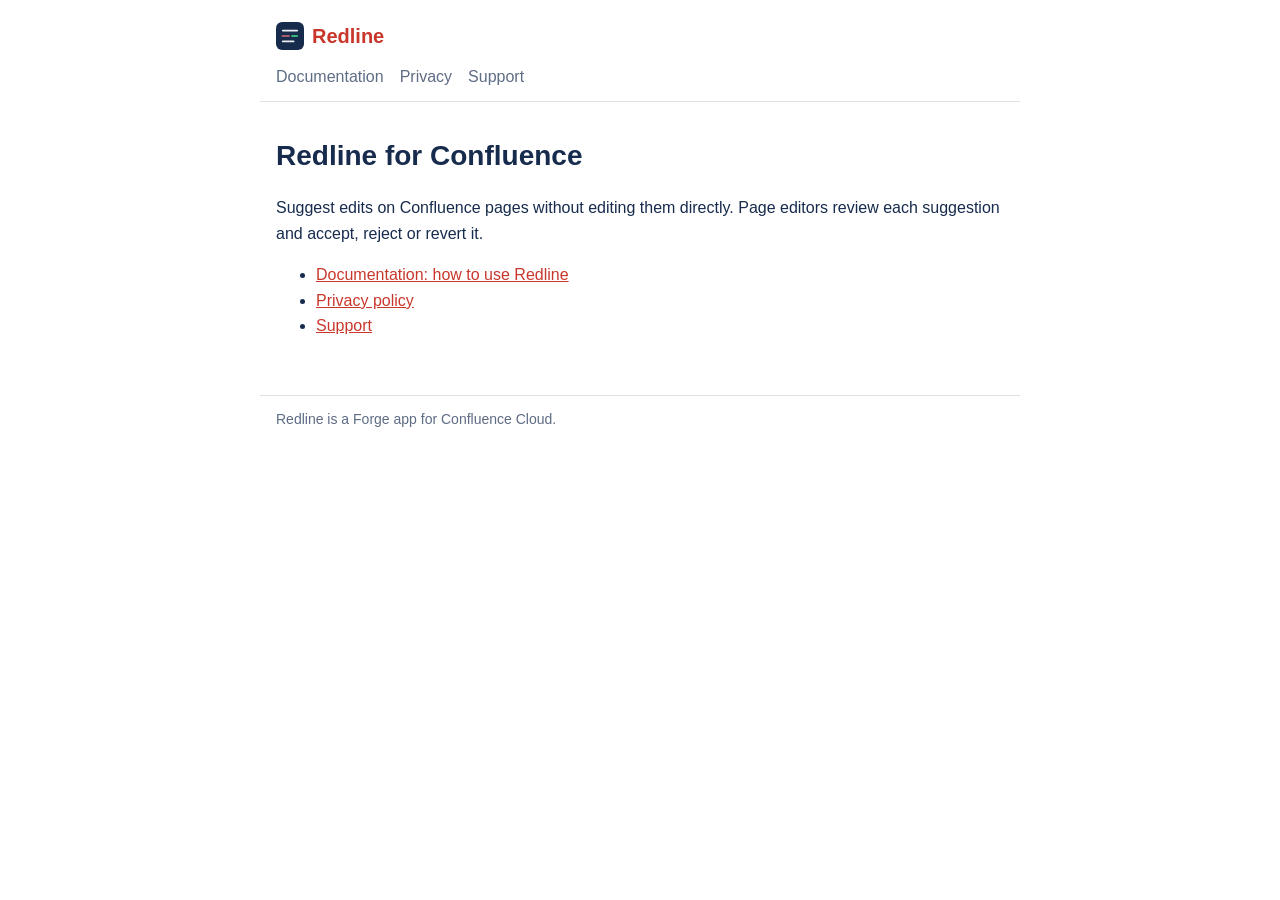
<file: index.html>
<!doctype html>
<html lang="en">
<head>
  <meta charset="utf-8">
  <meta name="viewport" content="width=device-width, initial-scale=1">
  <title>Redline for Confluence</title>
  <link rel="stylesheet" href="style.css">
  <link rel="icon" type="image/svg+xml" href="logo/redline-logo.svg">
  <link rel="icon" type="image/png" sizes="144x144" href="logo/redline-logo-144.png">
  <link rel="apple-touch-icon" href="logo/redline-logo-288.png">
  <meta property="og:image" content="https://redline-inc.com/logo/redline-logo-1024.png">
</head>
<body>
<header>
  <a class="brand" href="index.html"><img src="logo/redline-logo.svg" alt="" width="28" height="28">Redline</a>
  <nav>
    <a href="docs.html">Documentation</a>
    <a href="privacy.html">Privacy</a>
    <a href="support.html">Support</a>
  </nav>
</header>
<main>
  <h1>Redline for Confluence</h1>
  <p>Suggest edits on Confluence pages without editing them directly. Page editors review each suggestion and accept, reject or revert it.</p>
  <ul>
    <li><a href="docs.html">Documentation: how to use Redline</a></li>
    <li><a href="privacy.html">Privacy policy</a></li>
    <li><a href="support.html">Support</a></li>
  </ul>
</main>
<footer>Redline is a Forge app for Confluence Cloud.</footer>
</body>
</html>
</file>
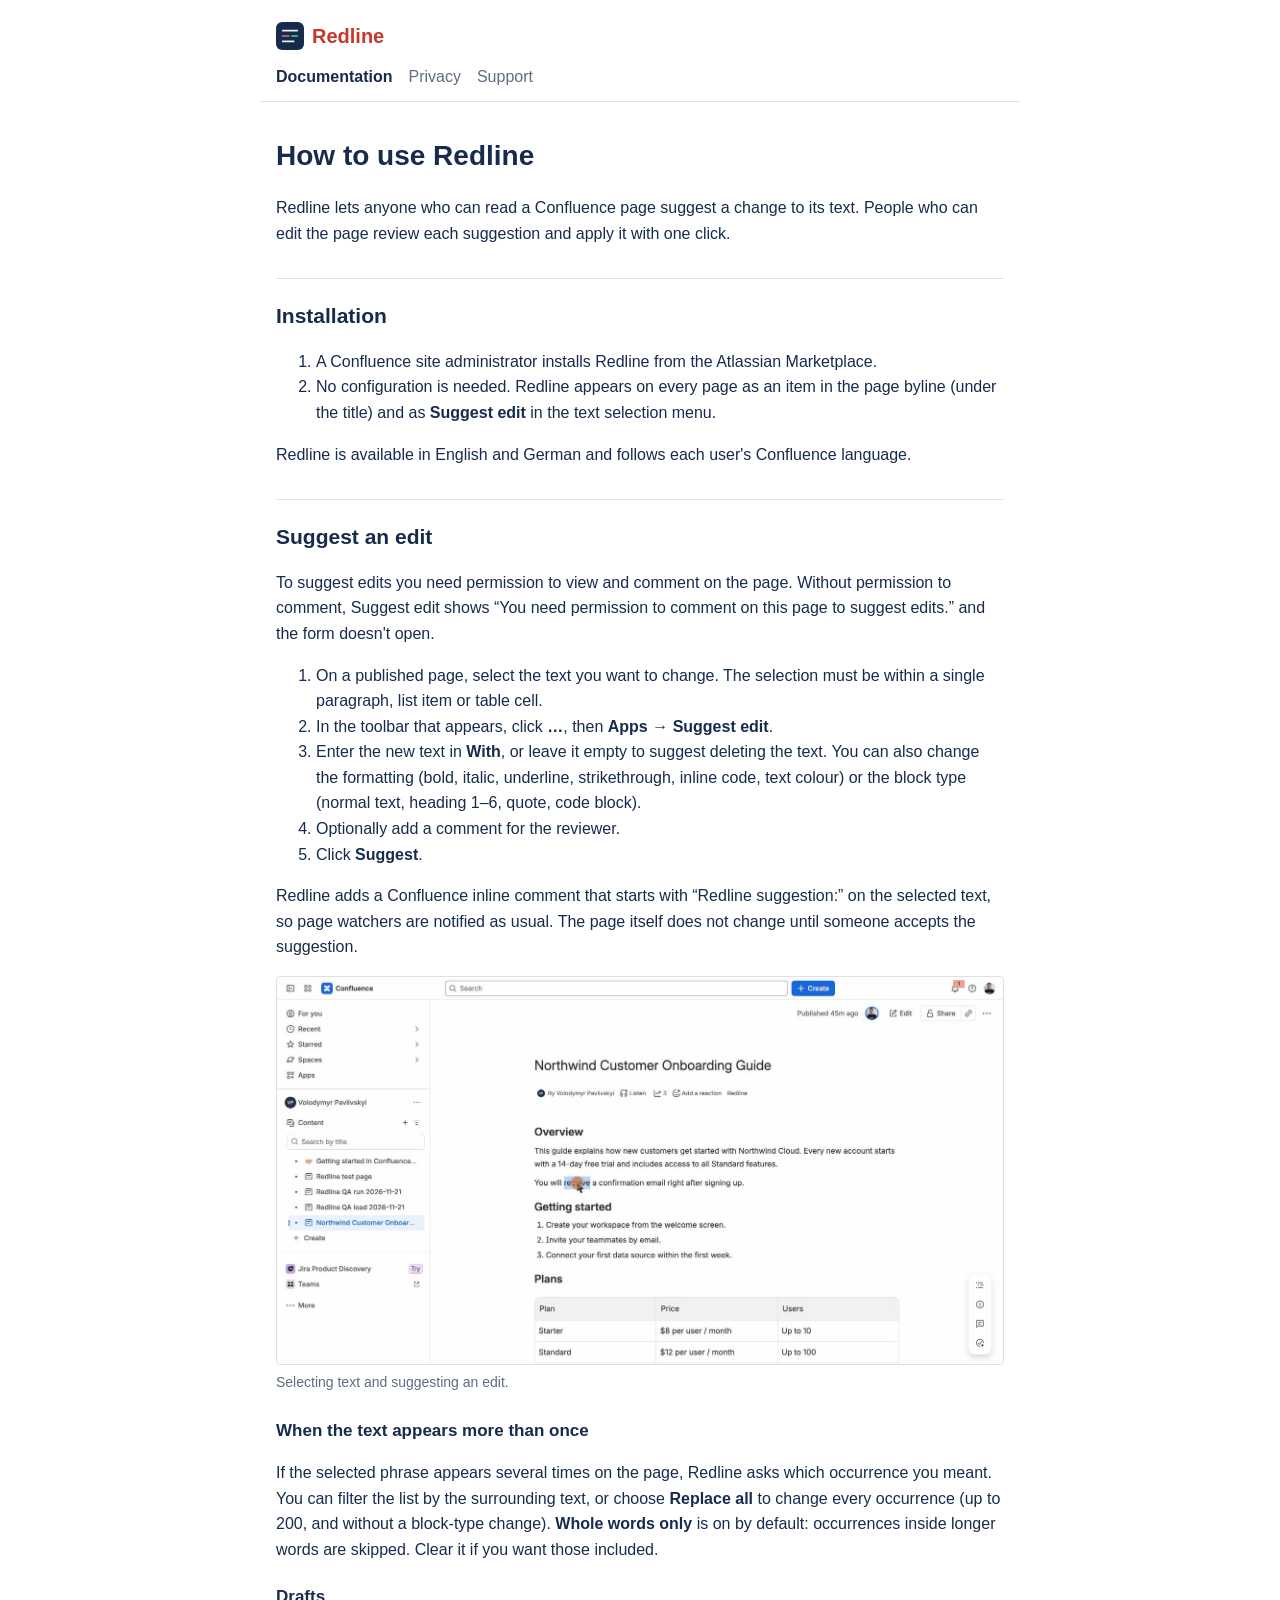
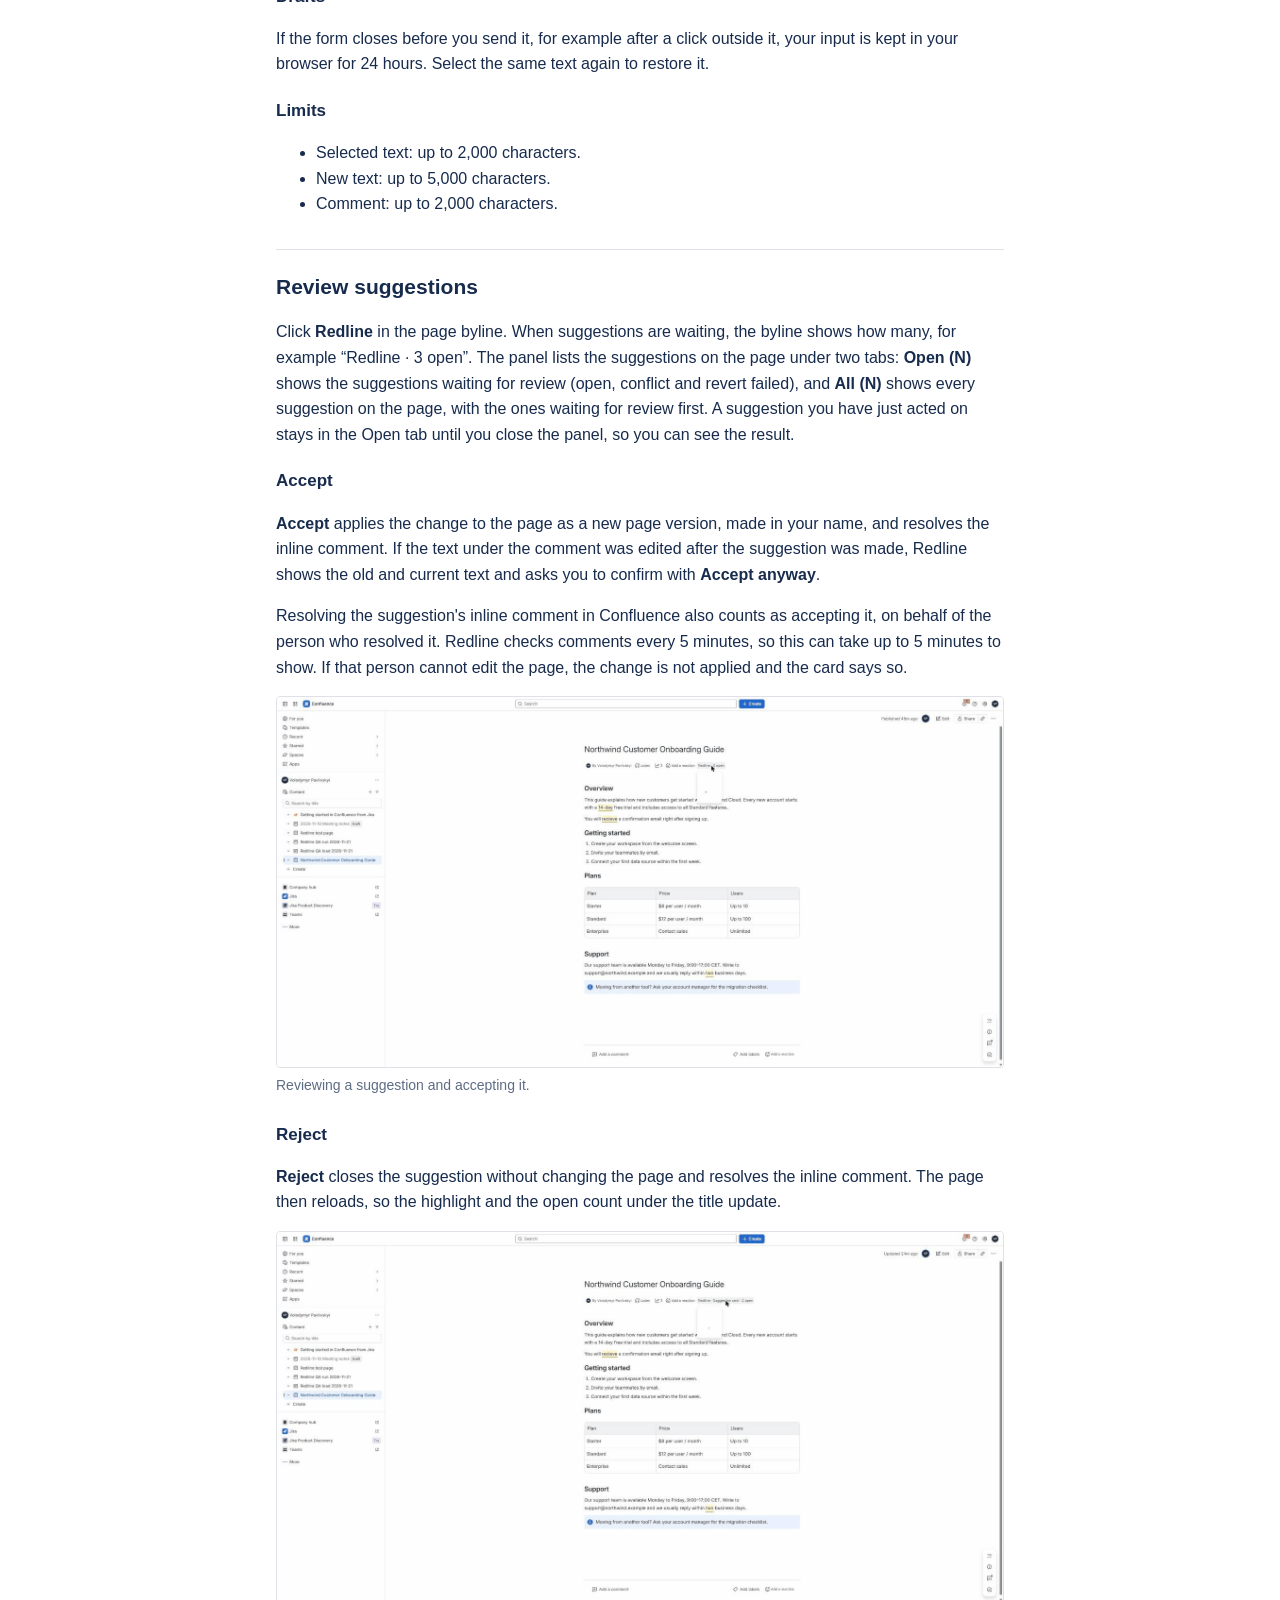
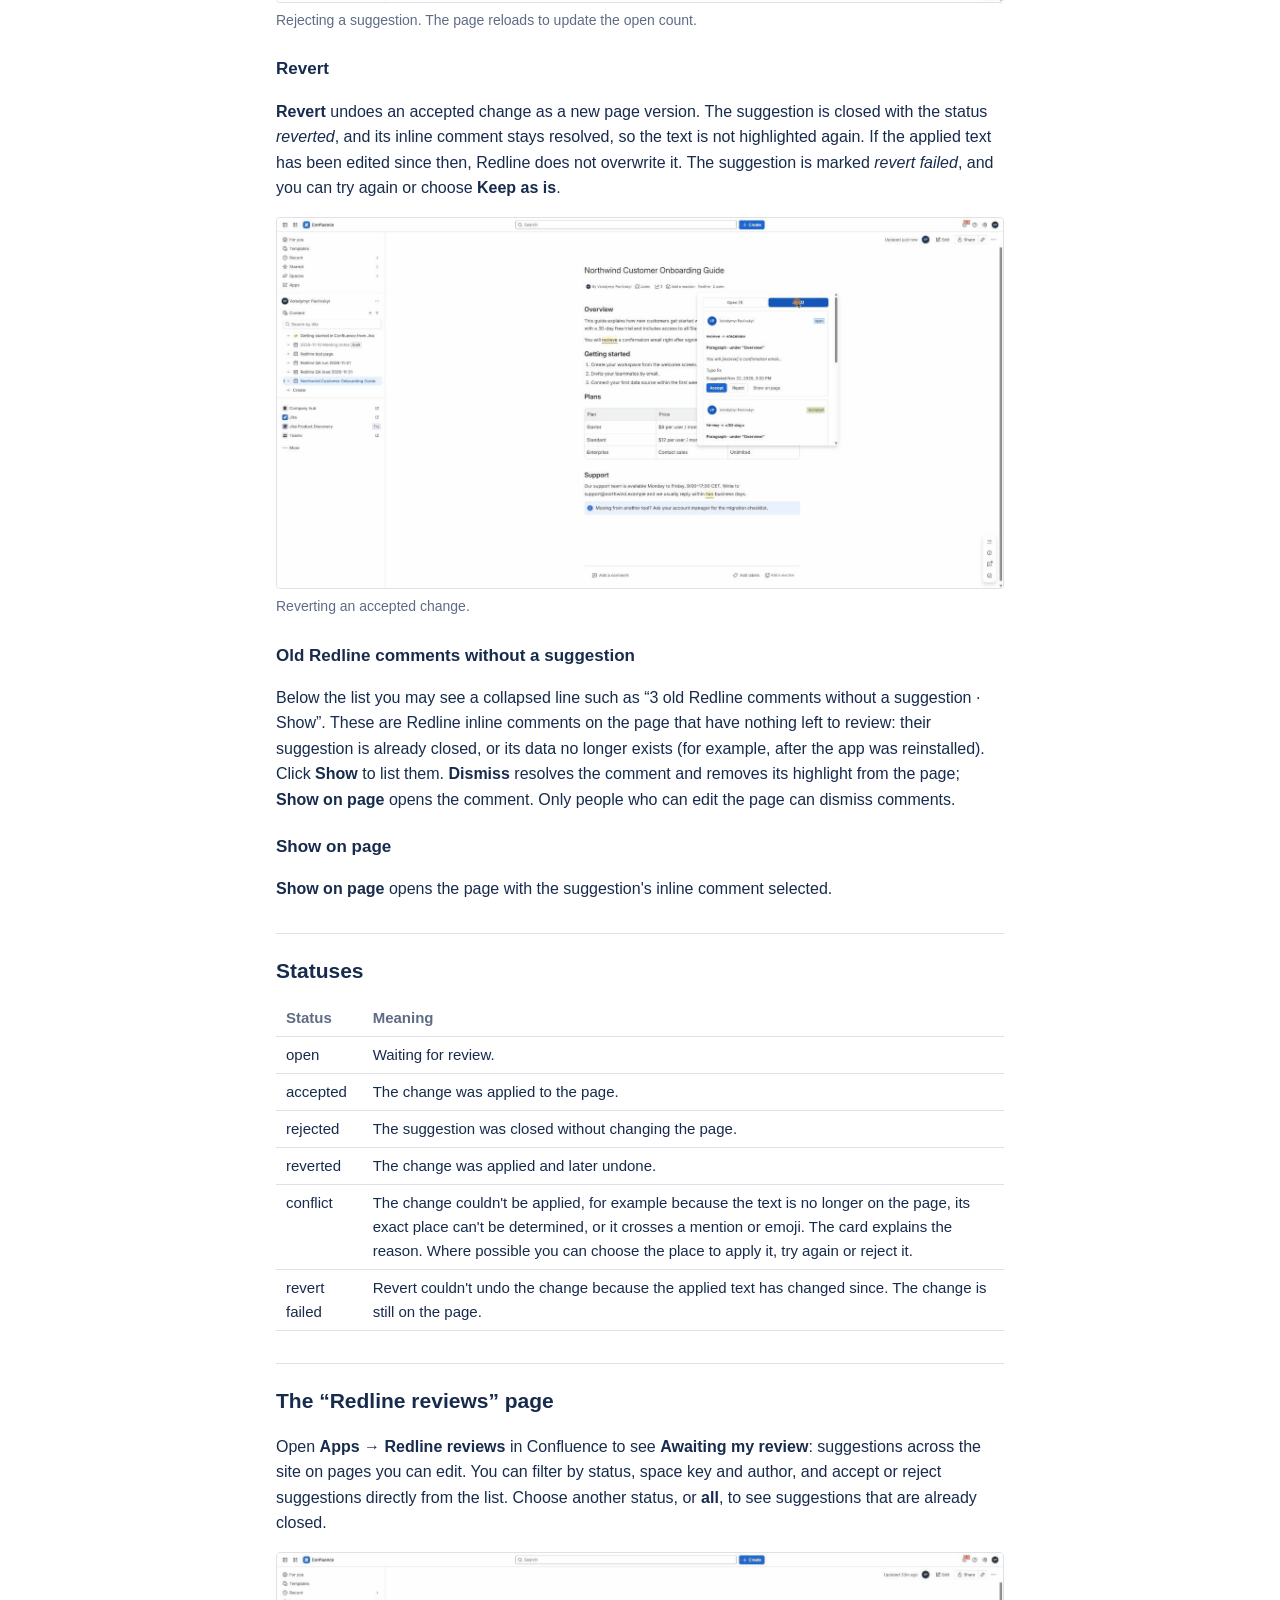
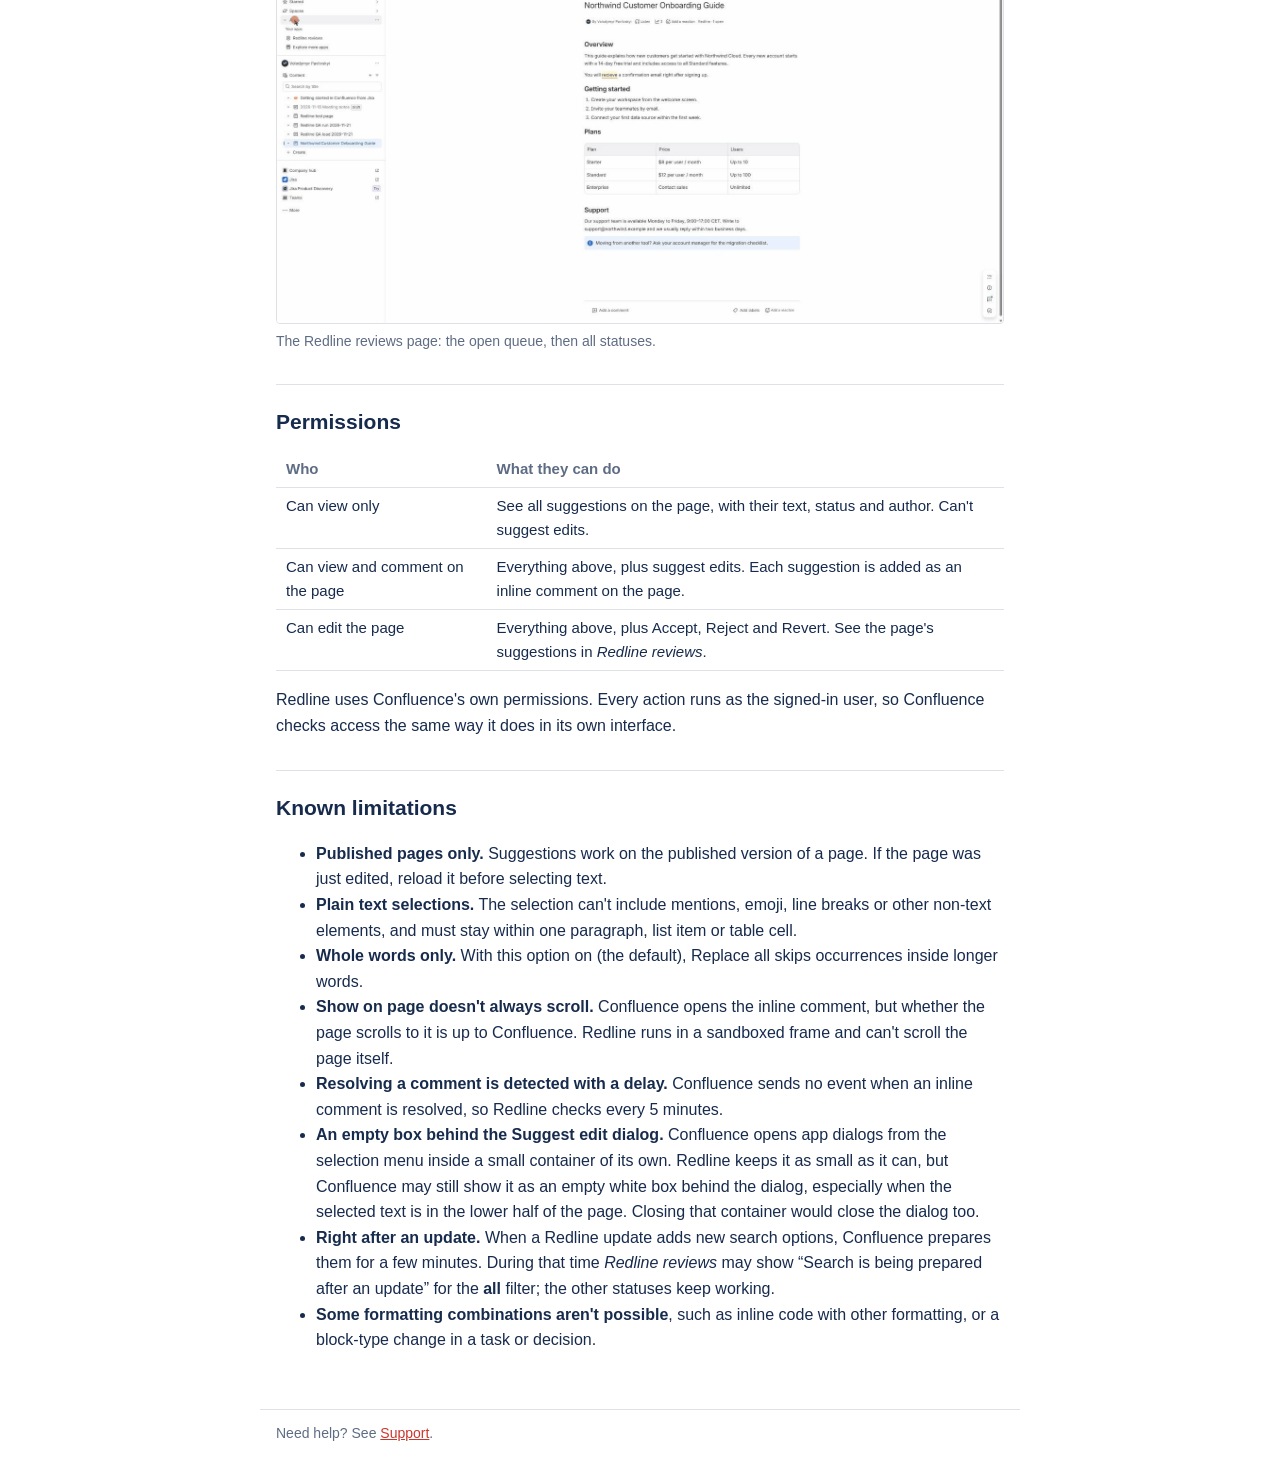
<file: docs.html>
<!doctype html>
<html lang="en">
<head>
  <meta charset="utf-8">
  <meta name="viewport" content="width=device-width, initial-scale=1">
  <title>Redline Documentation</title>
  <link rel="stylesheet" href="style.css">
  <link rel="icon" type="image/svg+xml" href="logo/redline-logo.svg">
  <link rel="icon" type="image/png" sizes="144x144" href="logo/redline-logo-144.png">
  <link rel="apple-touch-icon" href="logo/redline-logo-288.png">
</head>
<body>
<header>
  <a class="brand" href="index.html"><img src="logo/redline-logo.svg" alt="" width="28" height="28">Redline</a>
  <nav>
    <a href="docs.html" aria-current="page">Documentation</a>
    <a href="privacy.html">Privacy</a>
    <a href="support.html">Support</a>
  </nav>
</header>
<main>
  <h1>How to use Redline</h1>
  <p>Redline lets anyone who can read a Confluence page suggest a change to its text. People who can edit the page review each suggestion and apply it with one click.</p>

  <h2>Installation</h2>
  <ol>
    <li>A Confluence site administrator installs Redline from the Atlassian Marketplace.</li>
    <li>No configuration is needed. Redline appears on every page as an item in the page byline (under the title) and as <strong>Suggest edit</strong> in the text selection menu.</li>
  </ol>
  <p>Redline is available in English and German and follows each user's Confluence language.</p>

  <h2>Suggest an edit</h2>
  <p>To suggest edits you need permission to view and comment on the page. Without permission to comment, Suggest edit shows “You need permission to comment on this page to suggest edits.” and the form doesn't open.</p>
  <ol>
    <li>On a published page, select the text you want to change. The selection must be within a single paragraph, list item or table cell.</li>
    <li>In the toolbar that appears, click <strong>…</strong>, then <strong>Apps → Suggest edit</strong>.</li>
    <li>Enter the new text in <strong>With</strong>, or leave it empty to suggest deleting the text. You can also change the formatting (bold, italic, underline, strikethrough, inline code, text colour) or the block type (normal text, heading 1–6, quote, code block).</li>
    <li>Optionally add a comment for the reviewer.</li>
    <li>Click <strong>Suggest</strong>.</li>
  </ol>
  <p>Redline adds a Confluence inline comment that starts with “Redline suggestion:” on the selected text, so page watchers are notified as usual. The page itself does not change until someone accepts the suggestion.</p>

  <figure class="demo">
    <img src="img/redline-01-suggest-edit.gif" alt="Selecting text on a Confluence page and suggesting an edit with Redline" width="1512" height="805" loading="lazy">
    <figcaption>Selecting text and suggesting an edit.</figcaption>
  </figure>

  <h3>When the text appears more than once</h3>
  <p>If the selected phrase appears several times on the page, Redline asks which occurrence you meant. You can filter the list by the surrounding text, or choose <strong>Replace all</strong> to change every occurrence (up to 200, and without a block-type change). <strong>Whole words only</strong> is on by default: occurrences inside longer words are skipped. Clear it if you want those included.</p>

  <h3>Drafts</h3>
  <p>If the form closes before you send it, for example after a click outside it, your input is kept in your browser for 24 hours. Select the same text again to restore it.</p>

  <h3>Limits</h3>
  <ul>
    <li>Selected text: up to 2,000 characters.</li>
    <li>New text: up to 5,000 characters.</li>
    <li>Comment: up to 2,000 characters.</li>
  </ul>

  <h2>Review suggestions</h2>
  <p>Click <strong>Redline</strong> in the page byline. When suggestions are waiting, the byline shows how many, for example “Redline · 3 open”. The panel lists the suggestions on the page under two tabs: <strong>Open (N)</strong> shows the suggestions waiting for review (open, conflict and revert failed), and <strong>All (N)</strong> shows every suggestion on the page, with the ones waiting for review first. A suggestion you have just acted on stays in the Open tab until you close the panel, so you can see the result.</p>

  <h3>Accept</h3>
  <p><strong>Accept</strong> applies the change to the page as a new page version, made in your name, and resolves the inline comment. If the text under the comment was edited after the suggestion was made, Redline shows the old and current text and asks you to confirm with <strong>Accept anyway</strong>.</p>
  <p>Resolving the suggestion's inline comment in Confluence also counts as accepting it, on behalf of the person who resolved it. Redline checks comments every 5 minutes, so this can take up to 5 minutes to show. If that person cannot edit the page, the change is not applied and the card says so.</p>

  <figure class="demo">
    <img src="img/redline-02-review-accept.gif" alt="Reviewing a suggestion in the Redline panel and accepting it" width="1538" height="784" loading="lazy">
    <figcaption>Reviewing a suggestion and accepting it.</figcaption>
  </figure>

  <h3>Reject</h3>
  <p><strong>Reject</strong> closes the suggestion without changing the page and resolves the inline comment. The page then reloads, so the highlight and the open count under the title update.</p>

  <figure class="demo">
    <img src="img/redline-03-reject.gif" alt="Rejecting a suggestion in the Redline panel; the page reloads, and the open count under the title and the highlight update" width="1538" height="784" loading="lazy">
    <figcaption>Rejecting a suggestion. The page reloads to update the open count.</figcaption>
  </figure>

  <h3>Revert</h3>
  <p><strong>Revert</strong> undoes an accepted change as a new page version. The suggestion is closed with the status <em>reverted</em>, and its inline comment stays resolved, so the text is not highlighted again. If the applied text has been edited since then, Redline does not overwrite it. The suggestion is marked <em>revert failed</em>, and you can try again or choose <strong>Keep as is</strong>.</p>

  <figure class="demo">
    <img src="img/redline-04-revert.gif" alt="Reverting an accepted suggestion in the Redline panel" width="1538" height="784" loading="lazy">
    <figcaption>Reverting an accepted change.</figcaption>
  </figure>

  <h3>Old Redline comments without a suggestion</h3>
  <p>Below the list you may see a collapsed line such as “3 old Redline comments without a suggestion · Show”. These are Redline inline comments on the page that have nothing left to review: their suggestion is already closed, or its data no longer exists (for example, after the app was reinstalled). Click <strong>Show</strong> to list them. <strong>Dismiss</strong> resolves the comment and removes its highlight from the page; <strong>Show on page</strong> opens the comment. Only people who can edit the page can dismiss comments.</p>

  <h3>Show on page</h3>
  <p><strong>Show on page</strong> opens the page with the suggestion's inline comment selected.</p>

  <h2>Statuses</h2>
  <table>
    <tr><th>Status</th><th>Meaning</th></tr>
    <tr><td>open</td><td>Waiting for review.</td></tr>
    <tr><td>accepted</td><td>The change was applied to the page.</td></tr>
    <tr><td>rejected</td><td>The suggestion was closed without changing the page.</td></tr>
    <tr><td>reverted</td><td>The change was applied and later undone.</td></tr>
    <tr><td>conflict</td><td>The change couldn't be applied, for example because the text is no longer on the page, its exact place can't be determined, or it crosses a mention or emoji. The card explains the reason. Where possible you can choose the place to apply it, try again or reject it.</td></tr>
    <tr><td>revert failed</td><td>Revert couldn't undo the change because the applied text has changed since. The change is still on the page.</td></tr>
  </table>

  <h2>The “Redline reviews” page</h2>
  <p>Open <strong>Apps → Redline reviews</strong> in Confluence to see <strong>Awaiting my review</strong>: suggestions across the site on pages you can edit. You can filter by status, space key and author, and accept or reject suggestions directly from the list. Choose another status, or <strong>all</strong>, to see suggestions that are already closed.</p>

  <figure class="demo">
    <img src="img/redline-05-reviews-page.gif" alt="The Redline reviews page: switching the status filter from open to all, which shows suggestions in every status on pages the user can edit" width="1538" height="784" loading="lazy">
    <figcaption>The Redline reviews page: the open queue, then all statuses.</figcaption>
  </figure>

  <h2>Permissions</h2>
  <table>
    <tr><th>Who</th><th>What they can do</th></tr>
    <tr><td>Can view only</td><td>See all suggestions on the page, with their text, status and author. Can't suggest edits.</td></tr>
    <tr><td>Can view and comment on the page</td><td>Everything above, plus suggest edits. Each suggestion is added as an inline comment on the page.</td></tr>
    <tr><td>Can edit the page</td><td>Everything above, plus Accept, Reject and Revert. See the page's suggestions in <em>Redline reviews</em>.</td></tr>
  </table>
  <p>Redline uses Confluence's own permissions. Every action runs as the signed-in user, so Confluence checks access the same way it does in its own interface.</p>

  <h2 id="known-limitations">Known limitations</h2>
  <ul>
    <li><strong>Published pages only.</strong> Suggestions work on the published version of a page. If the page was just edited, reload it before selecting text.</li>
    <li><strong>Plain text selections.</strong> The selection can't include mentions, emoji, line breaks or other non-text elements, and must stay within one paragraph, list item or table cell.</li>
    <li><strong>Whole words only.</strong> With this option on (the default), Replace all skips occurrences inside longer words.</li>
    <li><strong>Show on page doesn't always scroll.</strong> Confluence opens the inline comment, but whether the page scrolls to it is up to Confluence. Redline runs in a sandboxed frame and can't scroll the page itself.</li>
    <li><strong>Resolving a comment is detected with a delay.</strong> Confluence sends no event when an inline comment is resolved, so Redline checks every 5 minutes.</li>
    <li><strong>An empty box behind the Suggest edit dialog.</strong> Confluence opens app dialogs from the selection menu inside a small container of its own. Redline keeps it as small as it can, but Confluence may still show it as an empty white box behind the dialog, especially when the selected text is in the lower half of the page. Closing that container would close the dialog too.</li>
    <li><strong>Right after an update.</strong> When a Redline update adds new search options, Confluence prepares them for a few minutes. During that time <em>Redline reviews</em> may show “Search is being prepared after an update” for the <strong>all</strong> filter; the other statuses keep working.</li>
    <li><strong>Some formatting combinations aren't possible</strong>, such as inline code with other formatting, or a block-type change in a task or decision.</li>
  </ul>
</main>
<footer>Need help? See <a href="support.html">Support</a>.</footer>
</body>
</html>
</file>
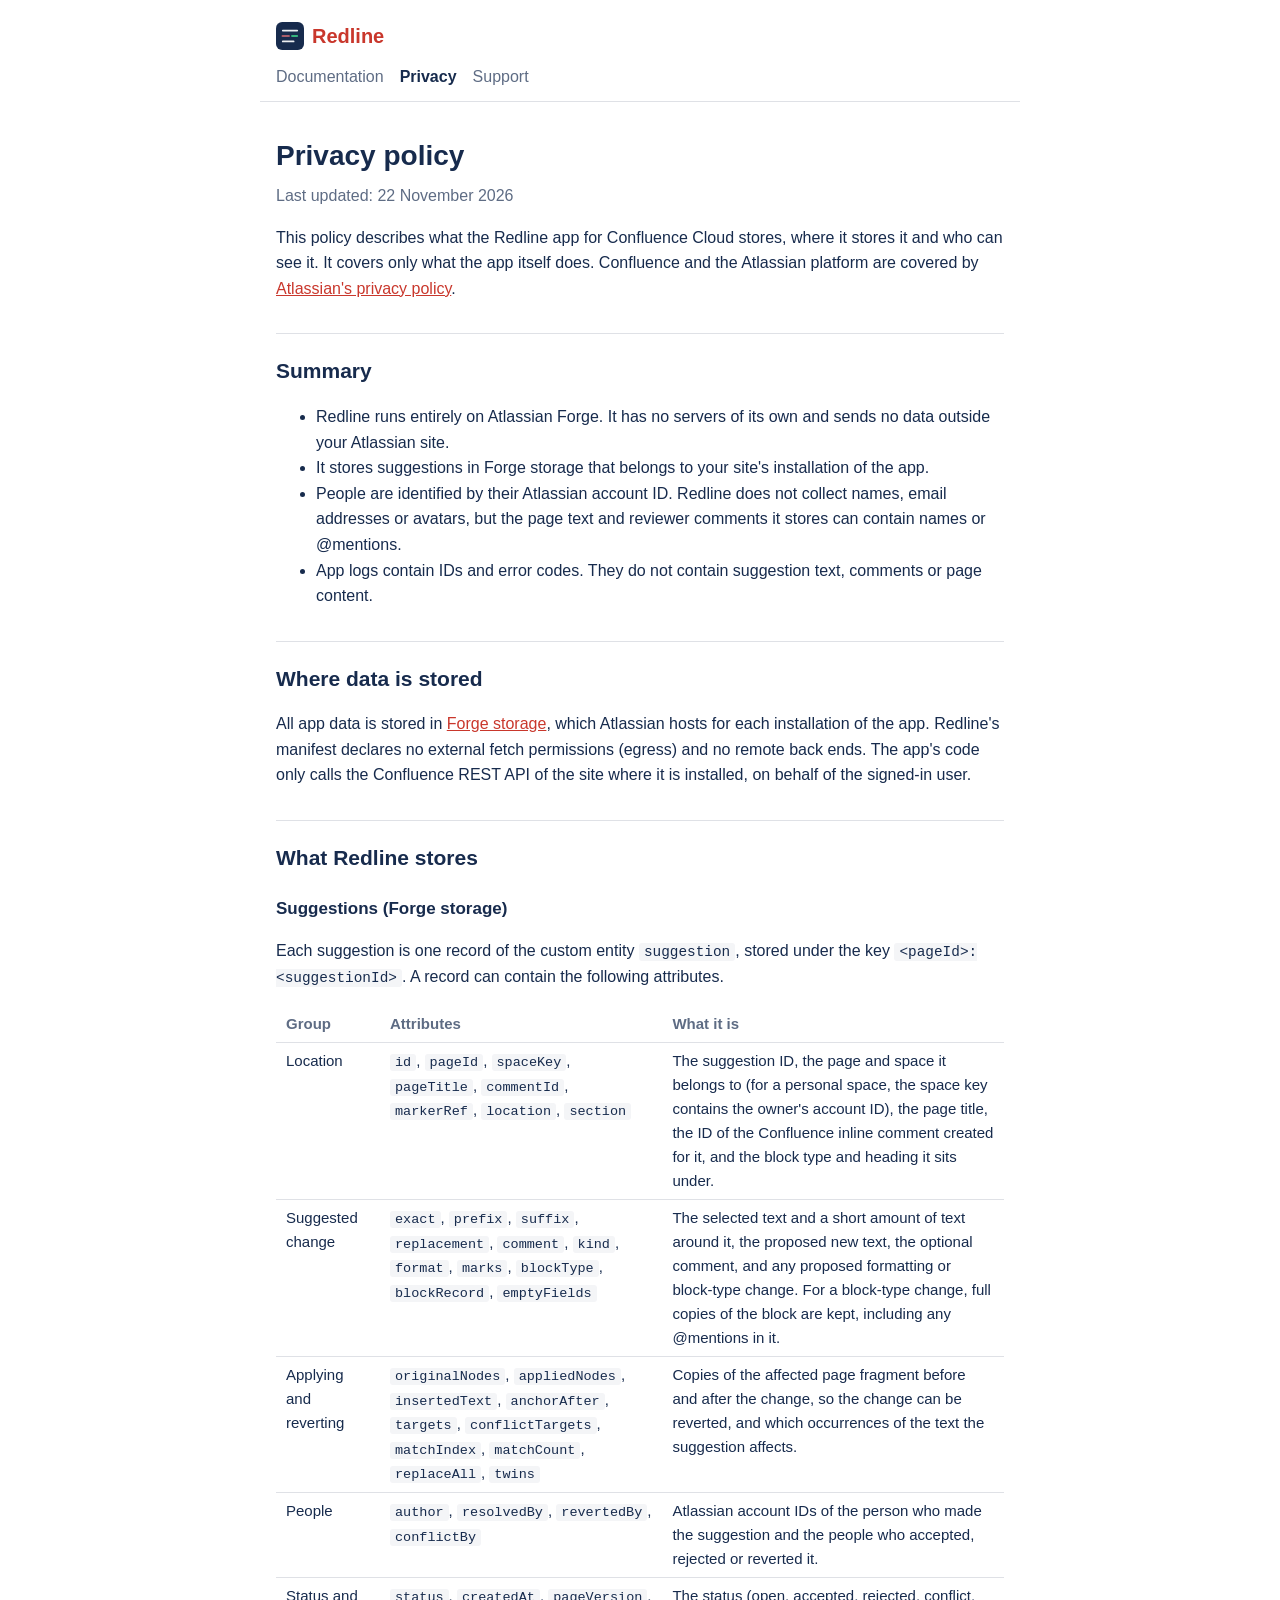
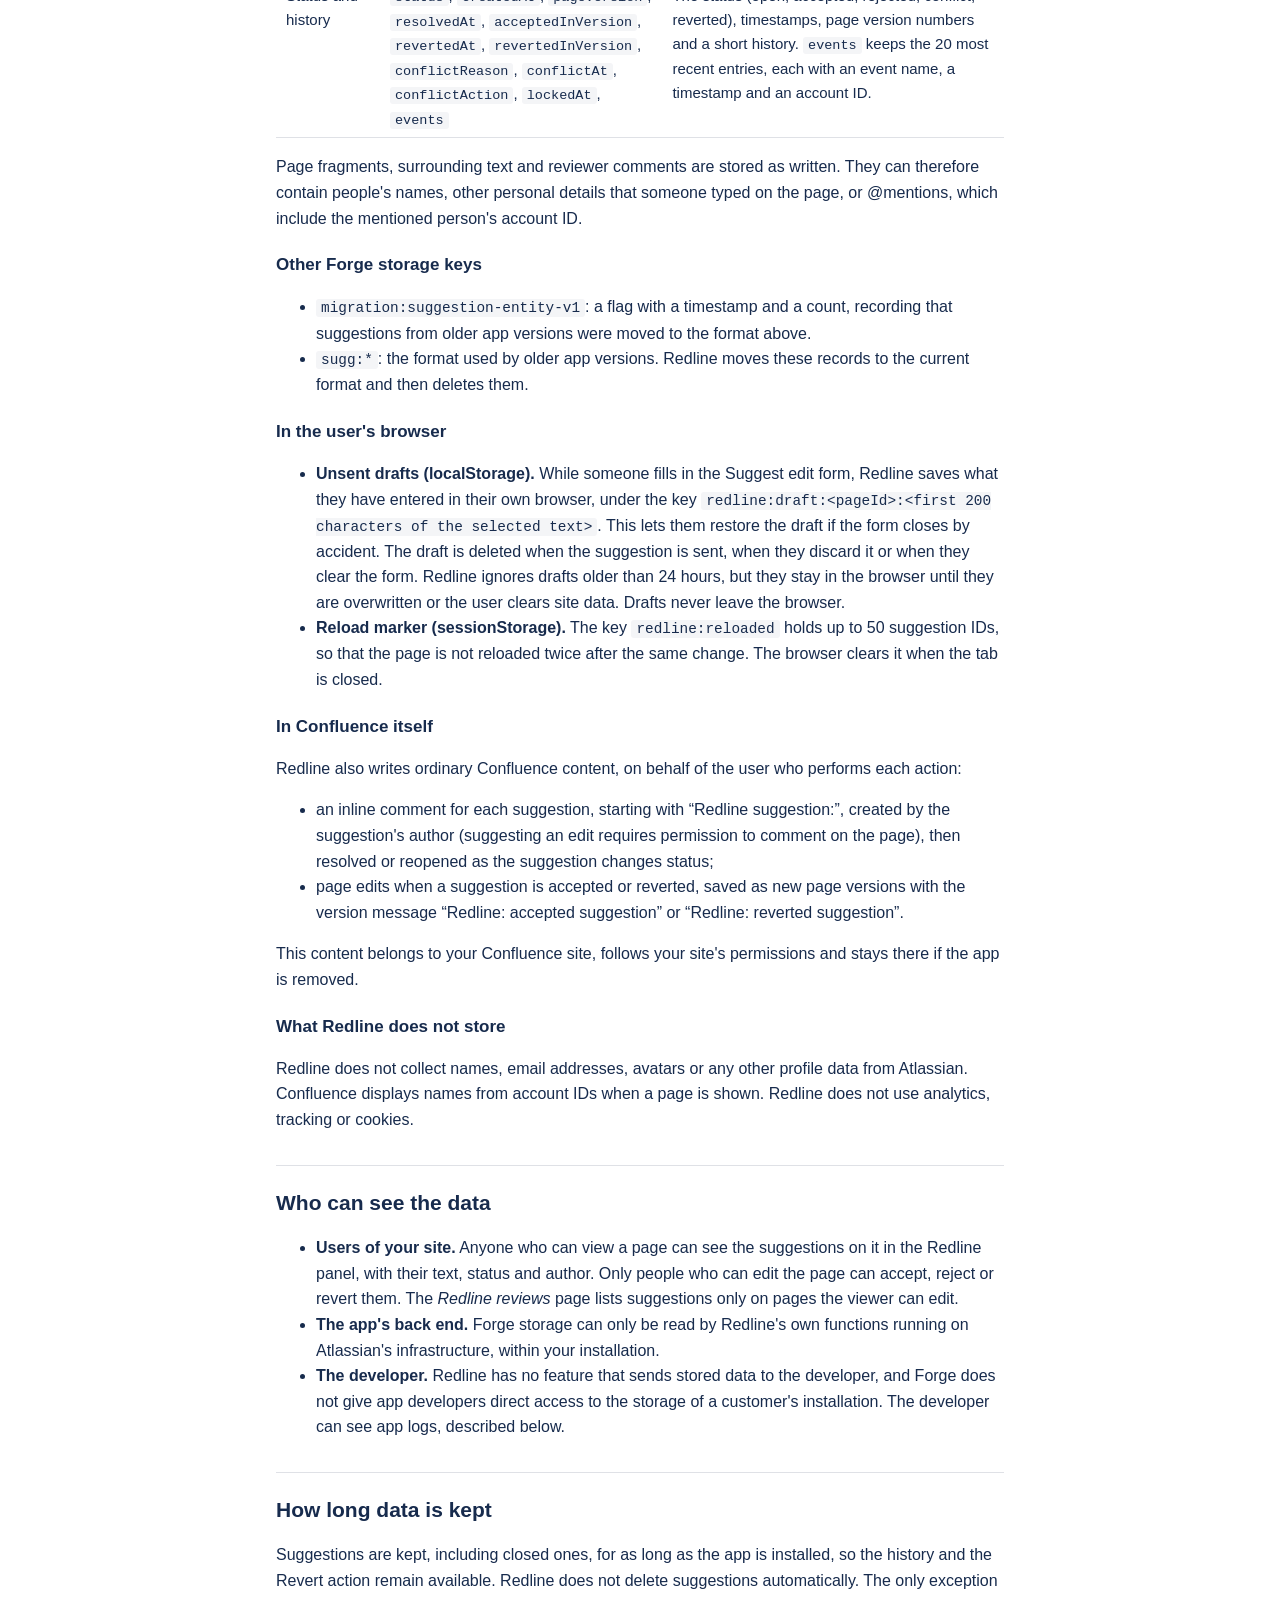
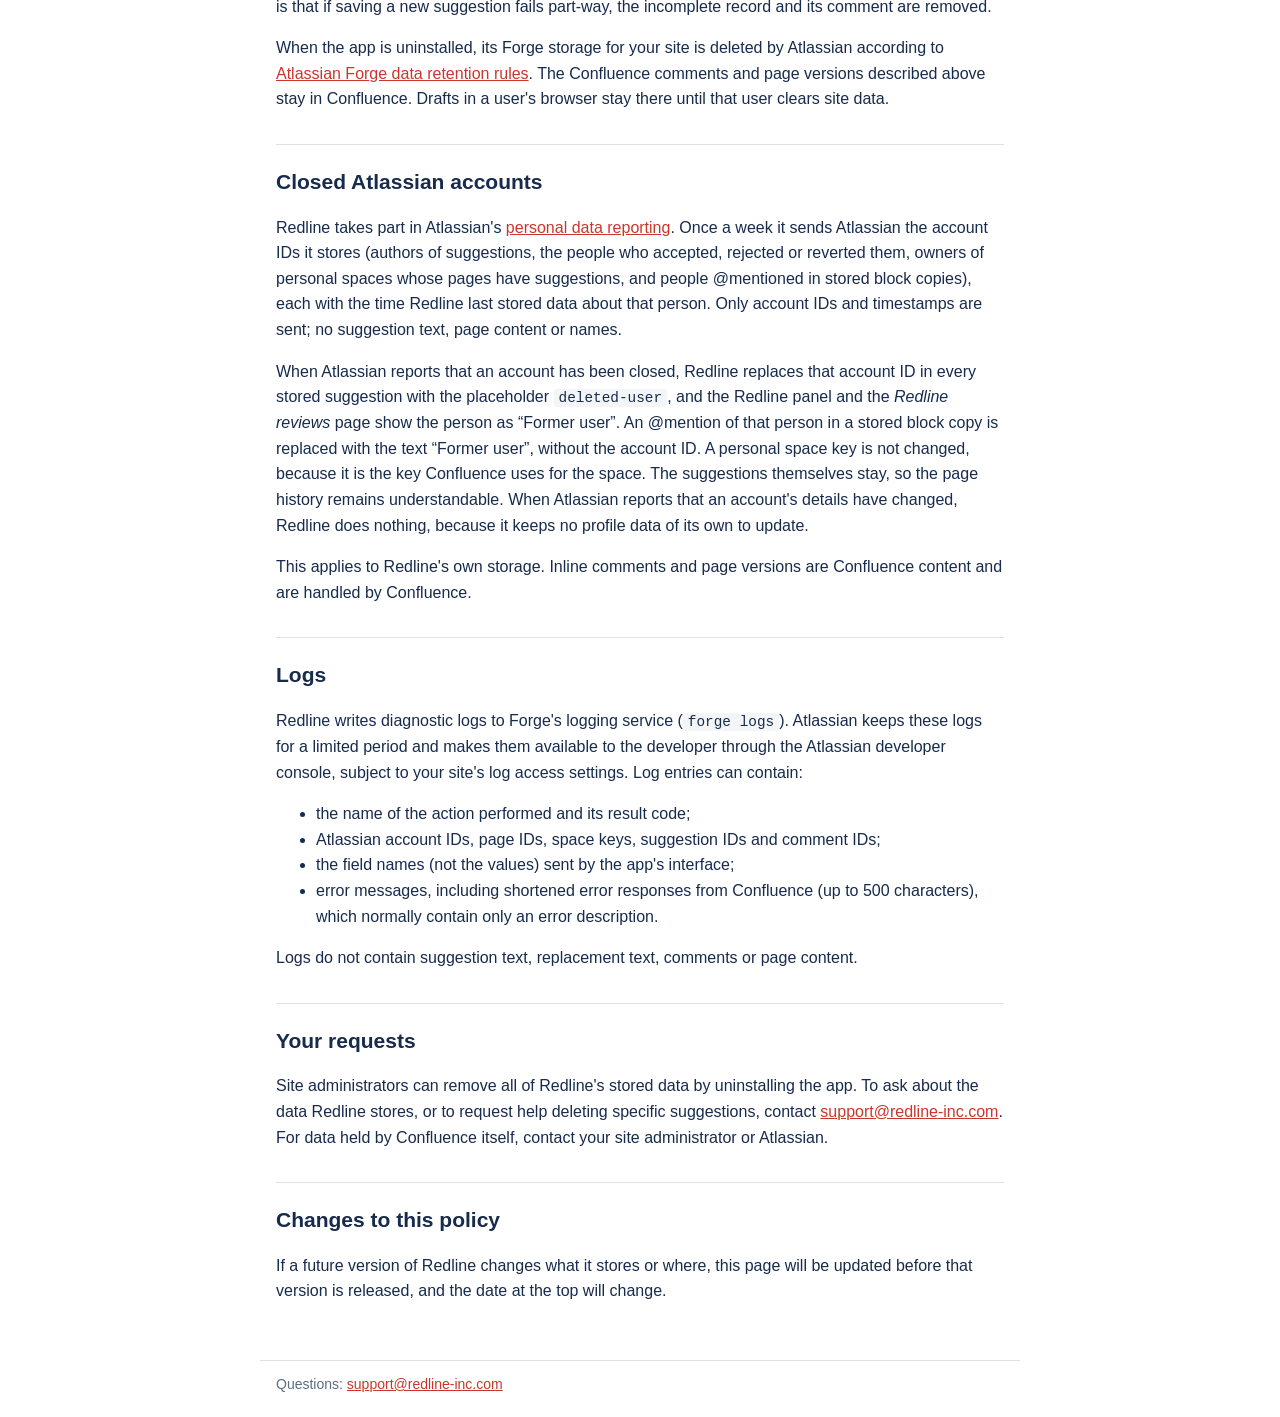
<file: privacy.html>
<!doctype html>
<html lang="en">
<head>
  <meta charset="utf-8">
  <meta name="viewport" content="width=device-width, initial-scale=1">
  <title>Redline Privacy Policy</title>
  <link rel="stylesheet" href="style.css">
  <link rel="icon" type="image/svg+xml" href="logo/redline-logo.svg">
  <link rel="icon" type="image/png" sizes="144x144" href="logo/redline-logo-144.png">
  <link rel="apple-touch-icon" href="logo/redline-logo-288.png">
</head>
<body>
<header>
  <a class="brand" href="index.html"><img src="logo/redline-logo.svg" alt="" width="28" height="28">Redline</a>
  <nav>
    <a href="docs.html">Documentation</a>
    <a href="privacy.html" aria-current="page">Privacy</a>
    <a href="support.html">Support</a>
  </nav>
</header>
<main>
  <h1>Privacy policy</h1>
  <p class="updated">Last updated: 22 November 2026</p>

  <p>This policy describes what the Redline app for Confluence Cloud stores, where it stores it and who can see it. It covers only what the app itself does. Confluence and the Atlassian platform are covered by <a href="https://www.atlassian.com/legal/privacy-policy">Atlassian's privacy policy</a>.</p>

  <h2>Summary</h2>
  <ul>
    <li>Redline runs entirely on Atlassian Forge. It has no servers of its own and sends no data outside your Atlassian site.</li>
    <li>It stores suggestions in Forge storage that belongs to your site's installation of the app.</li>
    <li>People are identified by their Atlassian account ID. Redline does not collect names, email addresses or avatars, but the page text and reviewer comments it stores can contain names or @mentions.</li>
    <li>App logs contain IDs and error codes. They do not contain suggestion text, comments or page content.</li>
  </ul>

  <h2>Where data is stored</h2>
  <p>All app data is stored in <a href="https://developer.atlassian.com/platform/forge/storage/">Forge storage</a>, which Atlassian hosts for each installation of the app. Redline's manifest declares no external fetch permissions (egress) and no remote back ends. The app's code only calls the Confluence REST API of the site where it is installed, on behalf of the signed-in user.</p>

  <h2>What Redline stores</h2>

  <h3>Suggestions (Forge storage)</h3>
  <p>Each suggestion is one record of the custom entity <code>suggestion</code>, stored under the key <code>&lt;pageId&gt;:&lt;suggestionId&gt;</code>. A record can contain the following attributes.</p>
  <table>
    <tr><th>Group</th><th>Attributes</th><th>What it is</th></tr>
    <tr><td>Location</td><td><code>id</code>, <code>pageId</code>, <code>spaceKey</code>, <code>pageTitle</code>, <code>commentId</code>, <code>markerRef</code>, <code>location</code>, <code>section</code></td><td>The suggestion ID, the page and space it belongs to (for a personal space, the space key contains the owner's account ID), the page title, the ID of the Confluence inline comment created for it, and the block type and heading it sits under.</td></tr>
    <tr><td>Suggested change</td><td><code>exact</code>, <code>prefix</code>, <code>suffix</code>, <code>replacement</code>, <code>comment</code>, <code>kind</code>, <code>format</code>, <code>marks</code>, <code>blockType</code>, <code>blockRecord</code>, <code>emptyFields</code></td><td>The selected text and a short amount of text around it, the proposed new text, the optional comment, and any proposed formatting or block-type change. For a block-type change, full copies of the block are kept, including any @mentions in it.</td></tr>
    <tr><td>Applying and reverting</td><td><code>originalNodes</code>, <code>appliedNodes</code>, <code>insertedText</code>, <code>anchorAfter</code>, <code>targets</code>, <code>conflictTargets</code>, <code>matchIndex</code>, <code>matchCount</code>, <code>replaceAll</code>, <code>twins</code></td><td>Copies of the affected page fragment before and after the change, so the change can be reverted, and which occurrences of the text the suggestion affects.</td></tr>
    <tr><td>People</td><td><code>author</code>, <code>resolvedBy</code>, <code>revertedBy</code>, <code>conflictBy</code></td><td>Atlassian account IDs of the person who made the suggestion and the people who accepted, rejected or reverted it.</td></tr>
    <tr><td>Status and history</td><td><code>status</code>, <code>createdAt</code>, <code>pageVersion</code>, <code>resolvedAt</code>, <code>acceptedInVersion</code>, <code>revertedAt</code>, <code>revertedInVersion</code>, <code>conflictReason</code>, <code>conflictAt</code>, <code>conflictAction</code>, <code>lockedAt</code>, <code>events</code></td><td>The status (open, accepted, rejected, conflict, reverted), timestamps, page version numbers and a short history. <code>events</code> keeps the 20 most recent entries, each with an event name, a timestamp and an account ID.</td></tr>
  </table>
  <p>Page fragments, surrounding text and reviewer comments are stored as written. They can therefore contain people's names, other personal details that someone typed on the page, or @mentions, which include the mentioned person's account ID.</p>

  <h3>Other Forge storage keys</h3>
  <ul>
    <li><code>migration:suggestion-entity-v1</code>: a flag with a timestamp and a count, recording that suggestions from older app versions were moved to the format above.</li>
    <li><code>sugg:*</code>: the format used by older app versions. Redline moves these records to the current format and then deletes them.</li>
  </ul>

  <h3>In the user's browser</h3>
  <ul>
    <li><strong>Unsent drafts (localStorage).</strong> While someone fills in the Suggest edit form, Redline saves what they have entered in their own browser, under the key <code>redline:draft:&lt;pageId&gt;:&lt;first 200 characters of the selected text&gt;</code>. This lets them restore the draft if the form closes by accident. The draft is deleted when the suggestion is sent, when they discard it or when they clear the form. Redline ignores drafts older than 24 hours, but they stay in the browser until they are overwritten or the user clears site data. Drafts never leave the browser.</li>
    <li><strong>Reload marker (sessionStorage).</strong> The key <code>redline:reloaded</code> holds up to 50 suggestion IDs, so that the page is not reloaded twice after the same change. The browser clears it when the tab is closed.</li>
  </ul>

  <h3>In Confluence itself</h3>
  <p>Redline also writes ordinary Confluence content, on behalf of the user who performs each action:</p>
  <ul>
    <li>an inline comment for each suggestion, starting with “Redline suggestion:”, created by the suggestion's author (suggesting an edit requires permission to comment on the page), then resolved or reopened as the suggestion changes status;</li>
    <li>page edits when a suggestion is accepted or reverted, saved as new page versions with the version message “Redline: accepted suggestion” or “Redline: reverted suggestion”.</li>
  </ul>
  <p>This content belongs to your Confluence site, follows your site's permissions and stays there if the app is removed.</p>

  <h3>What Redline does not store</h3>
  <p>Redline does not collect names, email addresses, avatars or any other profile data from Atlassian. Confluence displays names from account IDs when a page is shown. Redline does not use analytics, tracking or cookies.</p>

  <h2>Who can see the data</h2>
  <ul>
    <li><strong>Users of your site.</strong> Anyone who can view a page can see the suggestions on it in the Redline panel, with their text, status and author. Only people who can edit the page can accept, reject or revert them. The <em>Redline reviews</em> page lists suggestions only on pages the viewer can edit.</li>
    <li><strong>The app's back end.</strong> Forge storage can only be read by Redline's own functions running on Atlassian's infrastructure, within your installation.</li>
    <li><strong>The developer.</strong> Redline has no feature that sends stored data to the developer, and Forge does not give app developers direct access to the storage of a customer's installation. The developer can see app logs, described below.</li>
  </ul>

  <h2>How long data is kept</h2>
  <p>Suggestions are kept, including closed ones, for as long as the app is installed, so the history and the Revert action remain available. Redline does not delete suggestions automatically. The only exception is that if saving a new suggestion fails part-way, the incomplete record and its comment are removed.</p>
  <p>When the app is uninstalled, its Forge storage for your site is deleted by Atlassian according to <a href="https://developer.atlassian.com/platform/forge/storage-reference/hosted-storage-data-lifecycle/">Atlassian Forge data retention rules</a>. The Confluence comments and page versions described above stay in Confluence. Drafts in a user's browser stay there until that user clears site data.</p>

  <h2>Closed Atlassian accounts</h2>
  <p>Redline takes part in Atlassian's <a href="https://developer.atlassian.com/platform/forge/user-privacy-guidelines/">personal data reporting</a>. Once a week it sends Atlassian the account IDs it stores (authors of suggestions, the people who accepted, rejected or reverted them, owners of personal spaces whose pages have suggestions, and people @mentioned in stored block copies), each with the time Redline last stored data about that person. Only account IDs and timestamps are sent; no suggestion text, page content or names.</p>
  <p>When Atlassian reports that an account has been closed, Redline replaces that account ID in every stored suggestion with the placeholder <code>deleted-user</code>, and the Redline panel and the <em>Redline reviews</em> page show the person as “Former user”. An @mention of that person in a stored block copy is replaced with the text “Former user”, without the account ID. A personal space key is not changed, because it is the key Confluence uses for the space. The suggestions themselves stay, so the page history remains understandable. When Atlassian reports that an account's details have changed, Redline does nothing, because it keeps no profile data of its own to update.</p>
  <p>This applies to Redline's own storage. Inline comments and page versions are Confluence content and are handled by Confluence.</p>
  <h2>Logs</h2>
  <p>Redline writes diagnostic logs to Forge's logging service (<code>forge logs</code>). Atlassian keeps these logs for a limited period and makes them available to the developer through the Atlassian developer console, subject to your site's log access settings. Log entries can contain:</p>
  <ul>
    <li>the name of the action performed and its result code;</li>
    <li>Atlassian account IDs, page IDs, space keys, suggestion IDs and comment IDs;</li>
    <li>the field names (not the values) sent by the app's interface;</li>
    <li>error messages, including shortened error responses from Confluence (up to 500 characters), which normally contain only an error description.</li>
  </ul>
  <p>Logs do not contain suggestion text, replacement text, comments or page content.</p>

  <h2>Your requests</h2>
  <p>Site administrators can remove all of Redline's stored data by uninstalling the app. To ask about the data Redline stores, or to request help deleting specific suggestions, contact <a href="mailto:support@redline-inc.com">support@redline-inc.com</a>. For data held by Confluence itself, contact your site administrator or Atlassian.</p>

  <h2>Changes to this policy</h2>
  <p>If a future version of Redline changes what it stores or where, this page will be updated before that version is released, and the date at the top will change.</p>
</main>
<footer>Questions: <a href="mailto:support@redline-inc.com">support@redline-inc.com</a></footer>
</body>
</html>
</file>
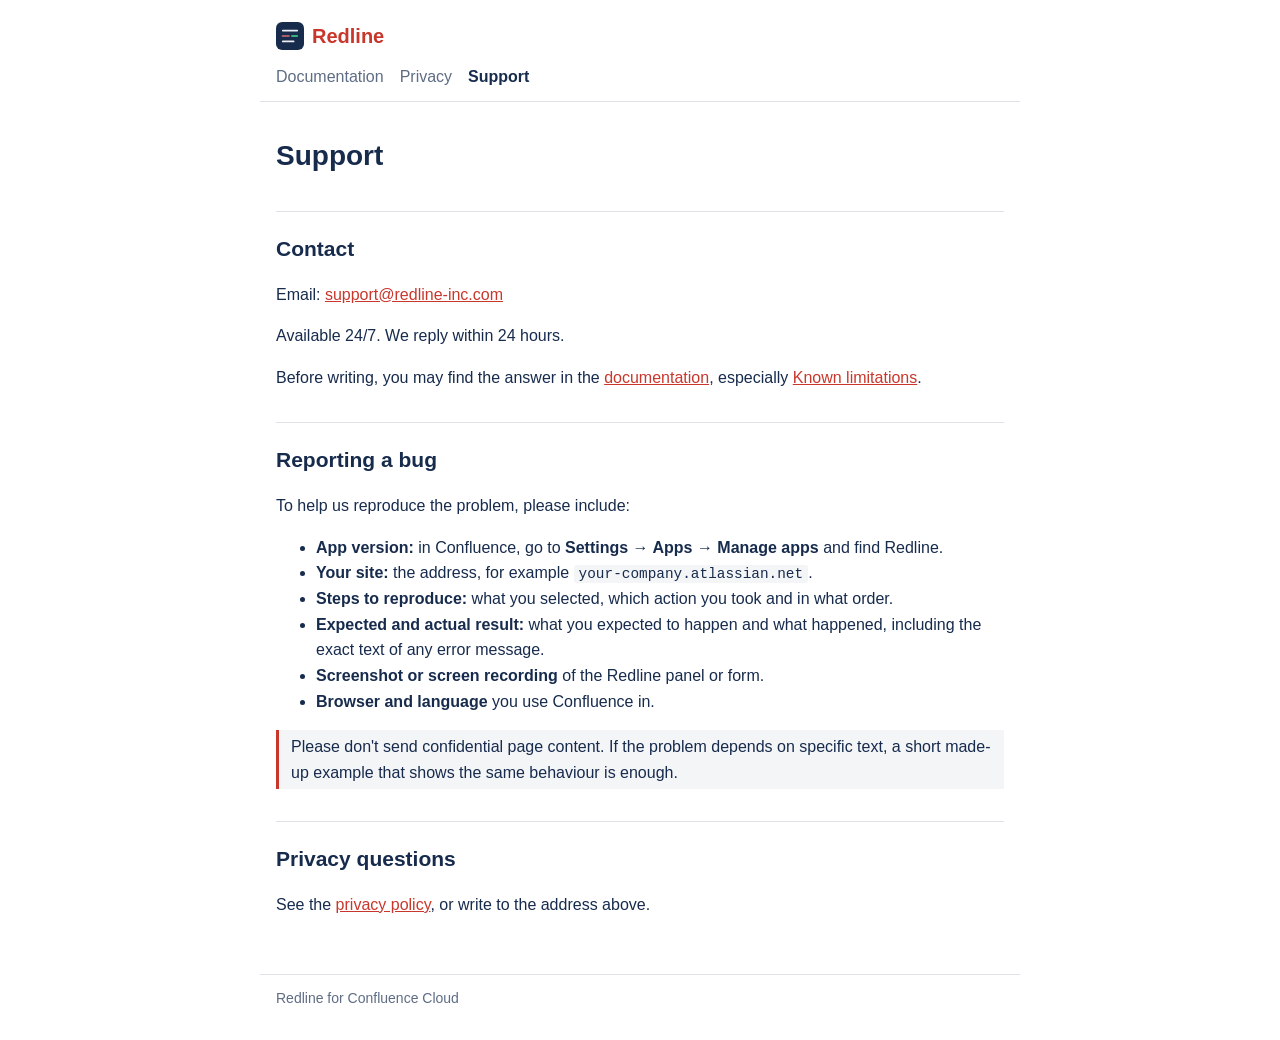
<file: support.html>
<!doctype html>
<html lang="en">
<head>
  <meta charset="utf-8">
  <meta name="viewport" content="width=device-width, initial-scale=1">
  <title>Redline Support</title>
  <link rel="stylesheet" href="style.css">
  <link rel="icon" type="image/svg+xml" href="logo/redline-logo.svg">
  <link rel="icon" type="image/png" sizes="144x144" href="logo/redline-logo-144.png">
  <link rel="apple-touch-icon" href="logo/redline-logo-288.png">
</head>
<body>
<header>
  <a class="brand" href="index.html"><img src="logo/redline-logo.svg" alt="" width="28" height="28">Redline</a>
  <nav>
    <a href="docs.html">Documentation</a>
    <a href="privacy.html">Privacy</a>
    <a href="support.html" aria-current="page">Support</a>
  </nav>
</header>
<main>
  <h1>Support</h1>

  <h2>Contact</h2>
  <p>Email: <a href="mailto:support@redline-inc.com">support@redline-inc.com</a></p>
  <p>Available 24/7. We reply within 24 hours.</p>
  <p>Before writing, you may find the answer in the <a href="docs.html">documentation</a>, especially <a href="docs.html#known-limitations">Known limitations</a>.</p>

  <h2>Reporting a bug</h2>
  <p>To help us reproduce the problem, please include:</p>
  <ul>
    <li><strong>App version:</strong> in Confluence, go to <strong>Settings → Apps → Manage apps</strong> and find Redline.</li>
    <li><strong>Your site:</strong> the address, for example <code>your-company.atlassian.net</code>.</li>
    <li><strong>Steps to reproduce:</strong> what you selected, which action you took and in what order.</li>
    <li><strong>Expected and actual result:</strong> what you expected to happen and what happened, including the exact text of any error message.</li>
    <li><strong>Screenshot or screen recording</strong> of the Redline panel or form.</li>
    <li><strong>Browser and language</strong> you use Confluence in.</li>
  </ul>
  <p class="note">Please don't send confidential page content. If the problem depends on specific text, a short made-up example that shows the same behaviour is enough.</p>

  <h2>Privacy questions</h2>
  <p>See the <a href="privacy.html">privacy policy</a>, or write to the address above.</p>
</main>
<footer>Redline for Confluence Cloud</footer>
</body>
</html>
</file>
<file: style.css>
:root {
  --bg: #ffffff;
  --fg: #172b4d;
  --muted: #5e6c84;
  --line: #dfe1e6;
  --accent: #c9372c;
  --code-bg: #f4f5f7;
}
@media (prefers-color-scheme: dark) {
  :root {
    --bg: #1d2125;
    --fg: #dee4ea;
    --muted: #9fadbc;
    --line: #38414a;
    --accent: #f87168;
    --code-bg: #2c333a;
  }
}
* { box-sizing: border-box; }
body {
  margin: 0;
  background: var(--bg);
  color: var(--fg);
  font: 16px/1.6 -apple-system, BlinkMacSystemFont, "Segoe UI", Roboto, Helvetica, Arial, sans-serif;
}
header, main, footer { max-width: 760px; margin: 0 auto; padding: 0 16px; }
header { border-bottom: 1px solid var(--line); padding-top: 20px; padding-bottom: 12px; }
header .brand { font-weight: 700; font-size: 20px; color: var(--accent); text-decoration: none; }
header .brand { display: inline-flex; align-items: center; gap: 8px; }
header .brand img { display: block; width: 28px; height: 28px; }
nav { margin-top: 6px; display: flex; flex-wrap: wrap; gap: 16px; }
nav a { color: var(--muted); text-decoration: none; }
nav a[aria-current="page"] { color: var(--fg); font-weight: 600; }
main { padding-top: 8px; padding-bottom: 40px; }
h1 { font-size: 28px; margin: 24px 0 4px; }
h2 { font-size: 21px; margin: 32px 0 8px; border-top: 1px solid var(--line); padding-top: 20px; }
h3 { font-size: 17px; margin: 20px 0 6px; }
.updated { color: var(--muted); margin-top: 0; }
a { color: var(--accent); }
code { background: var(--code-bg); padding: 1px 5px; border-radius: 3px; font-size: 0.9em; overflow-wrap: anywhere; }
table { width: 100%; border-collapse: collapse; margin: 12px 0; font-size: 15px; display: block; overflow-x: auto; }
th, td { text-align: left; vertical-align: top; padding: 6px 10px; border-bottom: 1px solid var(--line); }
th { color: var(--muted); font-weight: 600; }
.note { border-left: 3px solid var(--accent); padding: 4px 12px; background: var(--code-bg); }
footer { border-top: 1px solid var(--line); color: var(--muted); font-size: 14px; padding-top: 12px; padding-bottom: 32px; }
figure.demo { margin: 16px 0 24px; }
figure.demo img { display: block; max-width: 100%; height: auto; border: 1px solid var(--line); border-radius: 4px; }
figure.demo figcaption { color: var(--muted); font-size: 14px; margin-top: 6px; }
</file>
